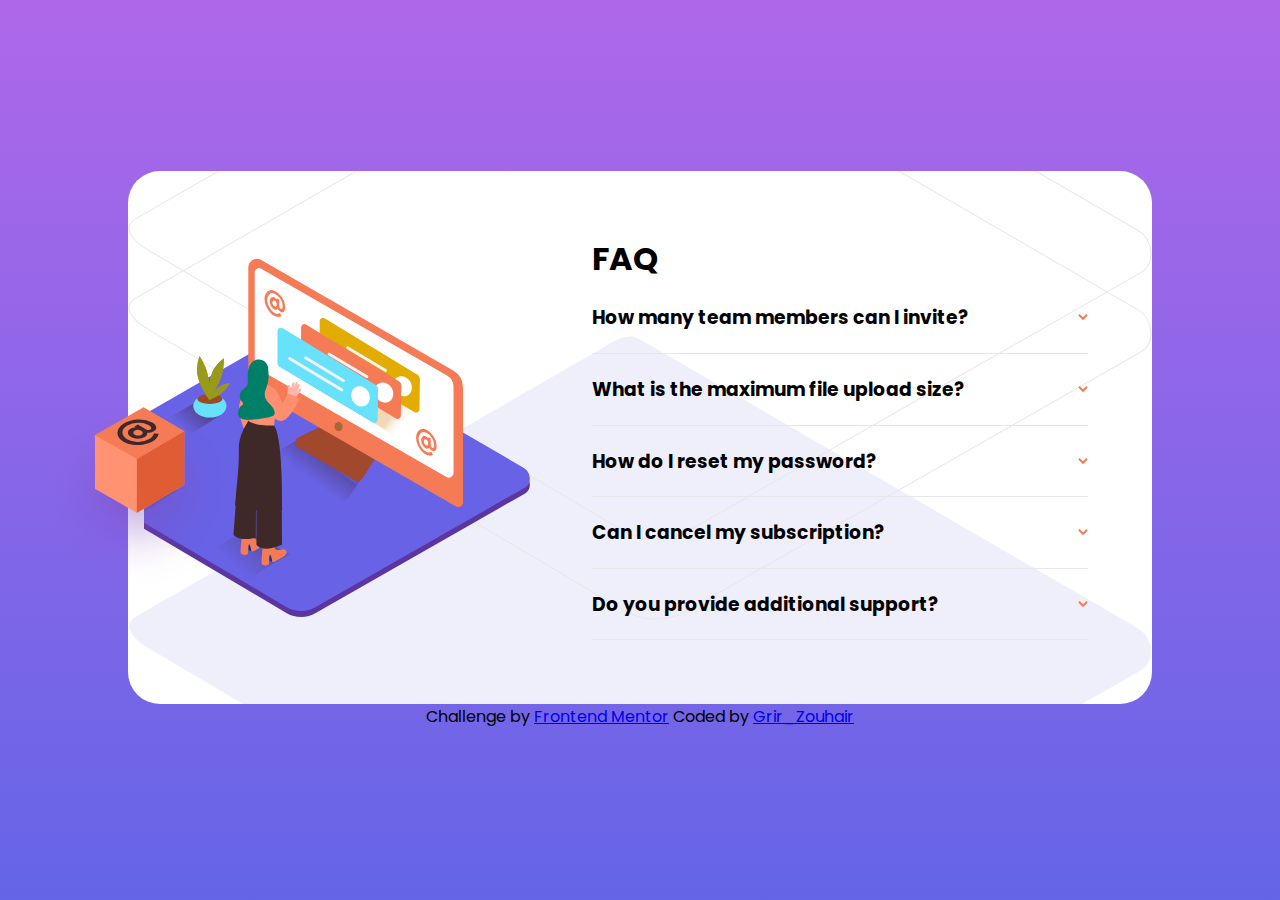
<file: index.html>
<!DOCTYPE html>
<html lang="en">

<head>
    <meta charset="UTF-8">
    <meta name="viewport" content="width=device-width, initial-scale=1.0">
    <!-- displays site properly based on user's device -->

    <link rel="icon" type="image/png" sizes="32x32" href="./images/favicon-32x32.png">

    <title>Frontend Mentor | FAQ Accordion Card</title>
    <link rel="stylesheet" href="./index.css" />
</head>

<body>
    <section>

        <div class="Image_Section">
            <div class="Image_Global">

            </div>
            <img class="box" src="/images/illustration-box-desktop.svg">
        </div>


        <div class="Content">
            <h1>FAQ</h1>
            <div class="Container">
                <!-- 1 -->
                <div class="Global">
                    <div class="Questions">
                        <h3>
                            How many team members can I invite?
                        </h3>
                        <img src="/images/icon-arrow-down.svg">
                    </div>
                    <div class="answer">
                        You can invite up to 2 additional users on the Free plan. There is no limit on
                        team members for the Premium plan.
                    </div>
                </div>

                <!-- 2 -->

                <div class="Global">
                    <div class="Questions">
                        <h3>
                            What is the maximum file upload size?
                        </h3>
                        <img src="/images/icon-arrow-down.svg">
                    </div>
                    <div class="answer">
                        No more than 2GB. All files in your account must fit your allotted storage space.
                    </div>
                </div>

                <!--  3-->

                <div class="Global">
                    <div class="Questions">
                        <h3>
                            How do I reset my password?
                        </h3>
                        <img src="/images/icon-arrow-down.svg">
                    </div>
                    <div class="answer">
                        Click “Forgot password” from the login page or “Change password” from your profile page.
                        A reset link will be emailed to you.
                    </div>
                </div>

                <!--  4-->

                <div class="Global">
                    <div class="Questions">
                        <h3>
                            Can I cancel my subscription?
                        </h3>
                        <img src="/images/icon-arrow-down.svg">
                    </div>
                    <div class="answer">
                        Yes! Send us a message and we’ll process your request no questions asked.
                    </div>
                </div>

                <!-- 5 -->

                <div class="Global">
                    <div class="Questions">
                        <h3>
                            Do you provide additional support?
                        </h3>
                        <img src="/images/icon-arrow-down.svg">
                    </div>
                    <div class="answer">
                        Chat and email support is available 24/7. Phone lines are open during normal business hours.
                    </div>
                </div>

            </div>


        </div>
        </div>

    </section>
    <div class="footer-attribute">
        Challenge by <a href="https://www.frontendmentor.io?ref=challenge" target="_blank">Frontend Mentor</a>
        Coded by <a href="https://github.com/GrirZouhair">Grir_Zouhair</a>
    </div>

    <script src="./index.js"></script>
</body>

</html>
</file>
<file: index.css>
@import url("https://fonts.googleapis.com/css2?family=Poppins:wght@400;700&display=swap");

:root {
    --softRed: hsl(14, 88%, 65%);
    --veryDarkGrayBlue: hsl(237, 12%, 33%);
    --darkGrayBlue: hsl(240, 6%, 50%);
    --lightGrayBlue: hsl(240, 5%, 91%);
    --fontSize: 16px;
}

* {
    margin: 0;
    padding: 0;
    box-sizing: border-box;
}

html {
    font-size: var(--fontSize);
}

body {
    background: linear-gradient(hsl(273, 75%, 66%), hsl(240, 73%, 65%));
    font-family: "Poppins", sans-serif;

    display: flex;
    flex-direction: column;
    justify-content: center;
    align-items: center;
    min-height: 100vh;
}

section {
    background-color: #fff;
    background-image: url("/images/bg-pattern-desktop.svg");
    background-position: center;
    background-size: cover;

    display: grid;
    grid-template-columns: 400px 1fr;

    border-radius: 2rem;
    width: 80%;
    padding: 4rem;
}



.Global {
    border-bottom: 1px solid var(--lightGrayBlue);
    padding: 1.3rem 0;
}

.Questions {
    display: flex;
    justify-content: space-between;
    align-items: center;
    cursor: pointer;
}

.answer {
    display: none;
    margin-top: 1rem;
    font-size: small;
}

.Questions.active {
    color: var(--softRed);
}

.Questions.active img {
    transform: rotate(180deg);
}

/*  move to picture */

.Image_Global {
    background: url(/images/illustration-woman-online-desktop.svg);
    height: 100%;
    background-repeat: no-repeat;
    background-position: 120% center;
}

.Image_Section {
    position: relative;
    left: -3rem;
}

.box {
    position: absolute;
    top: 42%;
    left: -25%;
}

/* Your existing CSS code remains mostly the same */

@media screen and (max-width: 768px) {
    section {
        display: flex;
        flex-direction: column;
        align-items: center;
    }

    .Image_Global {
        background: url('./images/illustration-woman-online-mobile.svg') center center no-repeat;
        background-size: cover;
        /* Add this property to ensure the image covers the entire container */
    }

    .Image_Section {
        left: 0;
    }

    .box {
        display: none;
    }

    .Global {
        border-bottom: 1px solid var(--lightGrayBlue);
        padding: 1rem 0;
    }
}
</file>
